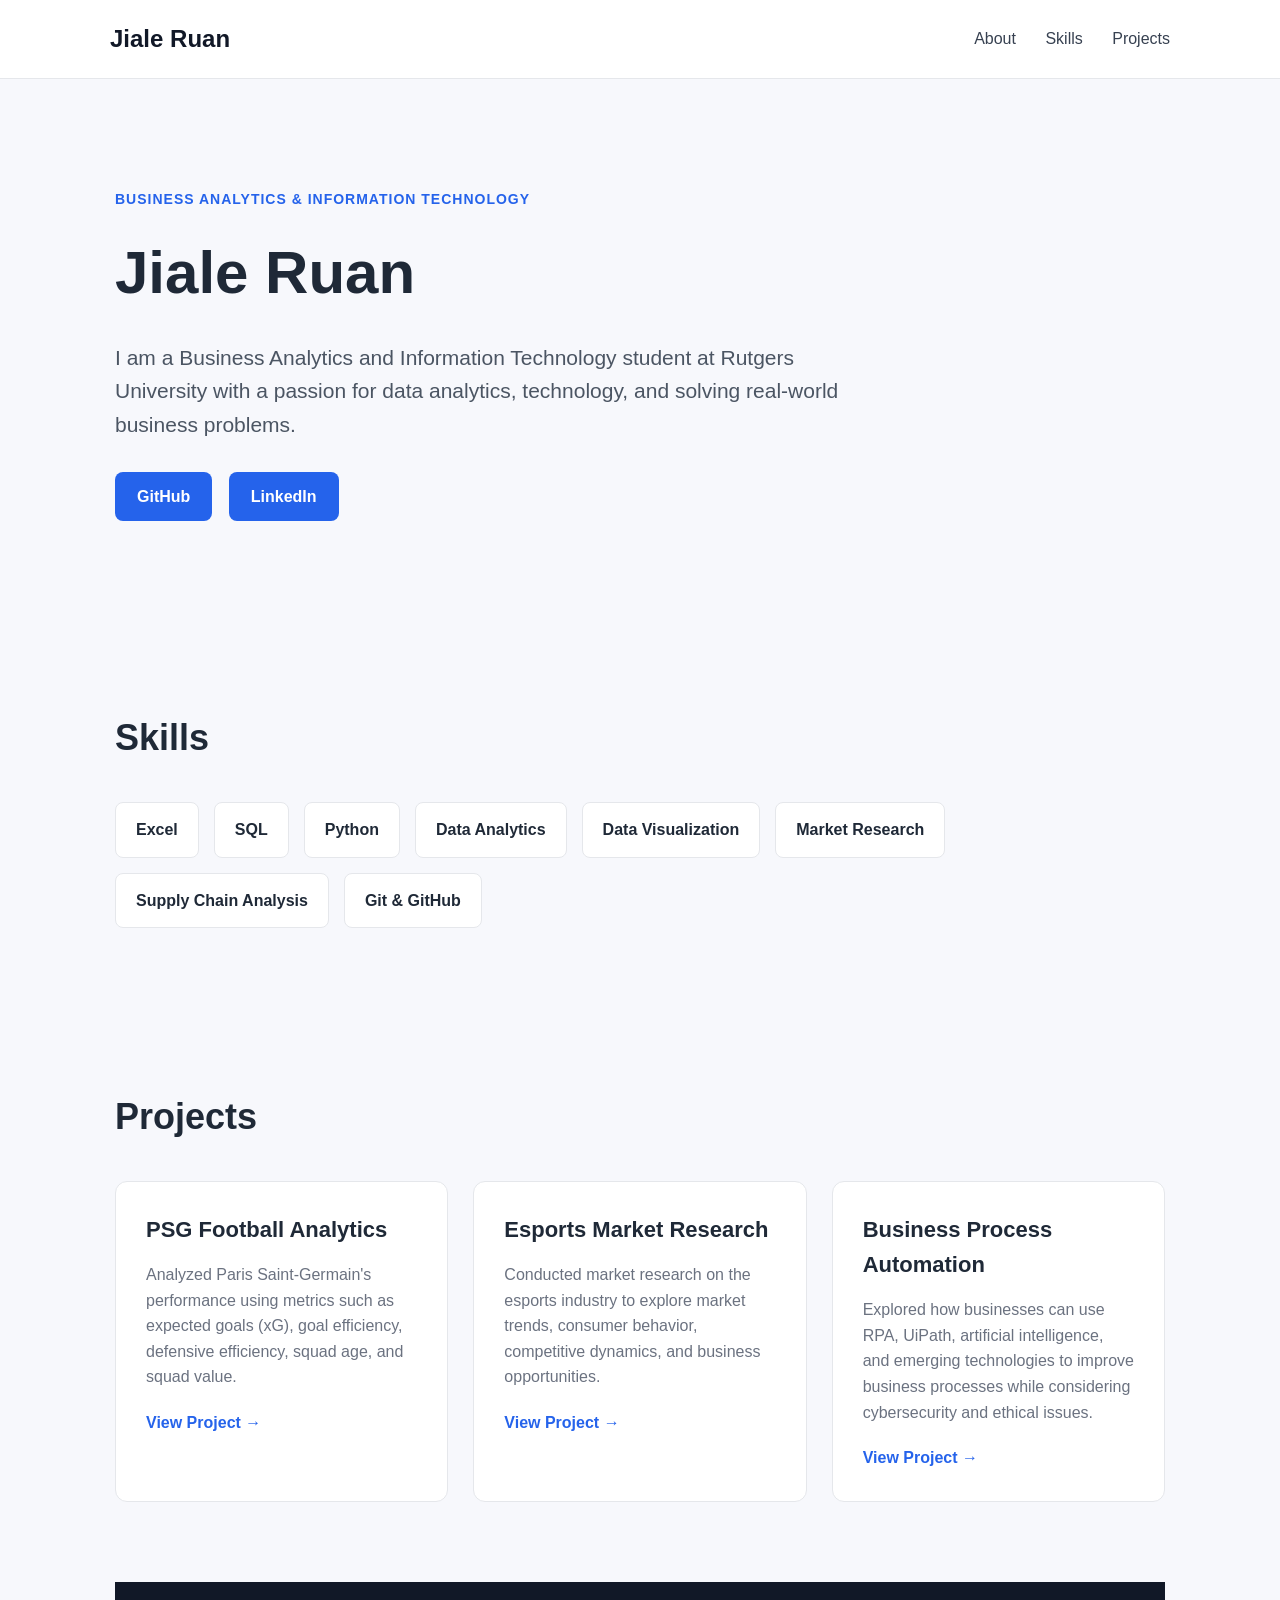
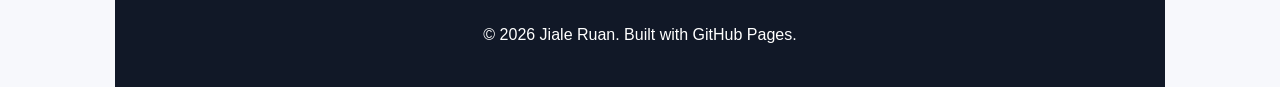
<file: index.html>
<!DOCTYPE html>
<html lang="en">

<head>
    <meta charset="UTF-8">
    <meta name="viewport" content="width=device-width, initial-scale=1.0">

    <title>Jiale Ruan | Portfolio</title>

    <link rel="stylesheet" href="style.css">
</head>

<body>

    <!-- Navigation -->
    <header>

        <nav>

            <h2>Jiale Ruan</h2>

            <div class="nav-links">
                <a href="#about">About</a>
                <a href="#skills">Skills</a>
                <a href="#projects">Projects</a>
            </div>

        </nav>

    </header>


    <!-- Main Content -->
    <main>

        <!-- Personal Statement -->
        <section id="about" class="hero">

            <p class="subtitle">
                BUSINESS ANALYTICS & INFORMATION TECHNOLOGY
            </p>

            <h1>
                Jiale Ruan
            </h1>

            <p class="statement">
                I am a Business Analytics and Information Technology student at Rutgers University with a passion for data analytics, technology, and solving real-world business problems.
            </p>

            <div class="buttons">

                <a href="https://github.com/jr2136"
                   target="_blank">
                    GitHub
                </a>

                <a href="https://www.linkedin.com/"
                   target="_blank">
                    LinkedIn
                </a>

            </div>

        </section>


        <!-- Skills -->
        <section id="skills">

            <h2>Skills</h2>

            <div class="skills-container">

                <div class="skill">
                    Excel
                </div>

                <div class="skill">
                    SQL
                </div>

                <div class="skill">
                    Python
                </div>

                <div class="skill">
                    Data Analytics
                </div>

                <div class="skill">
                    Data Visualization
                </div>

                <div class="skill">
                    Market Research
                </div>

                <div class="skill">
                    Supply Chain Analysis
                </div>

                <div class="skill">
                    Git & GitHub
                </div>

            </div>

        </section>


       <!-- Projects -->
<section id="projects">

    <h2>Projects</h2>

    <div class="projects-container">

        <!-- Project 1 -->
        <div class="project-card">

            <h3>PSG Football Analytics</h3>

            <p>
                Analyzed Paris Saint-Germain's performance using
                metrics such as expected goals (xG), goal efficiency,
                defensive efficiency, squad age, and squad value.
            </p>

            <a href="Is%20New%20PSG%20More%20Sustainable.pdf"
               class="project-link"
               target="_blank">
                View Project →
            </a>

        </div>


        <!-- Project 2 -->
        <div class="project-card">

            <h3>Esports Market Research</h3>

            <p>
                Conducted market research on the esports industry
                to explore market trends, consumer behavior,
                competitive dynamics, and business opportunities.
            </p>

            <a href="esports.html"
               class="project-link">
                View Project →
            </a>

        </div>


        <!-- Project 3 -->
        <div class="project-card">

            <h3>Business Process Automation</h3>

            <p>
                Explored how businesses can use RPA, UiPath,
                artificial intelligence, and emerging technologies
                to improve business processes while considering
                cybersecurity and ethical issues.
            </p>

            <a href="automation.html"
               class="project-link">
                View Project →
            </a>

        </div>

    </div>

</section>

    <!-- Footer -->
    <footer>

        <p>
            © 2026 Jiale Ruan. Built with GitHub Pages.
        </p>

    </footer>

</body>

</html>
</file>
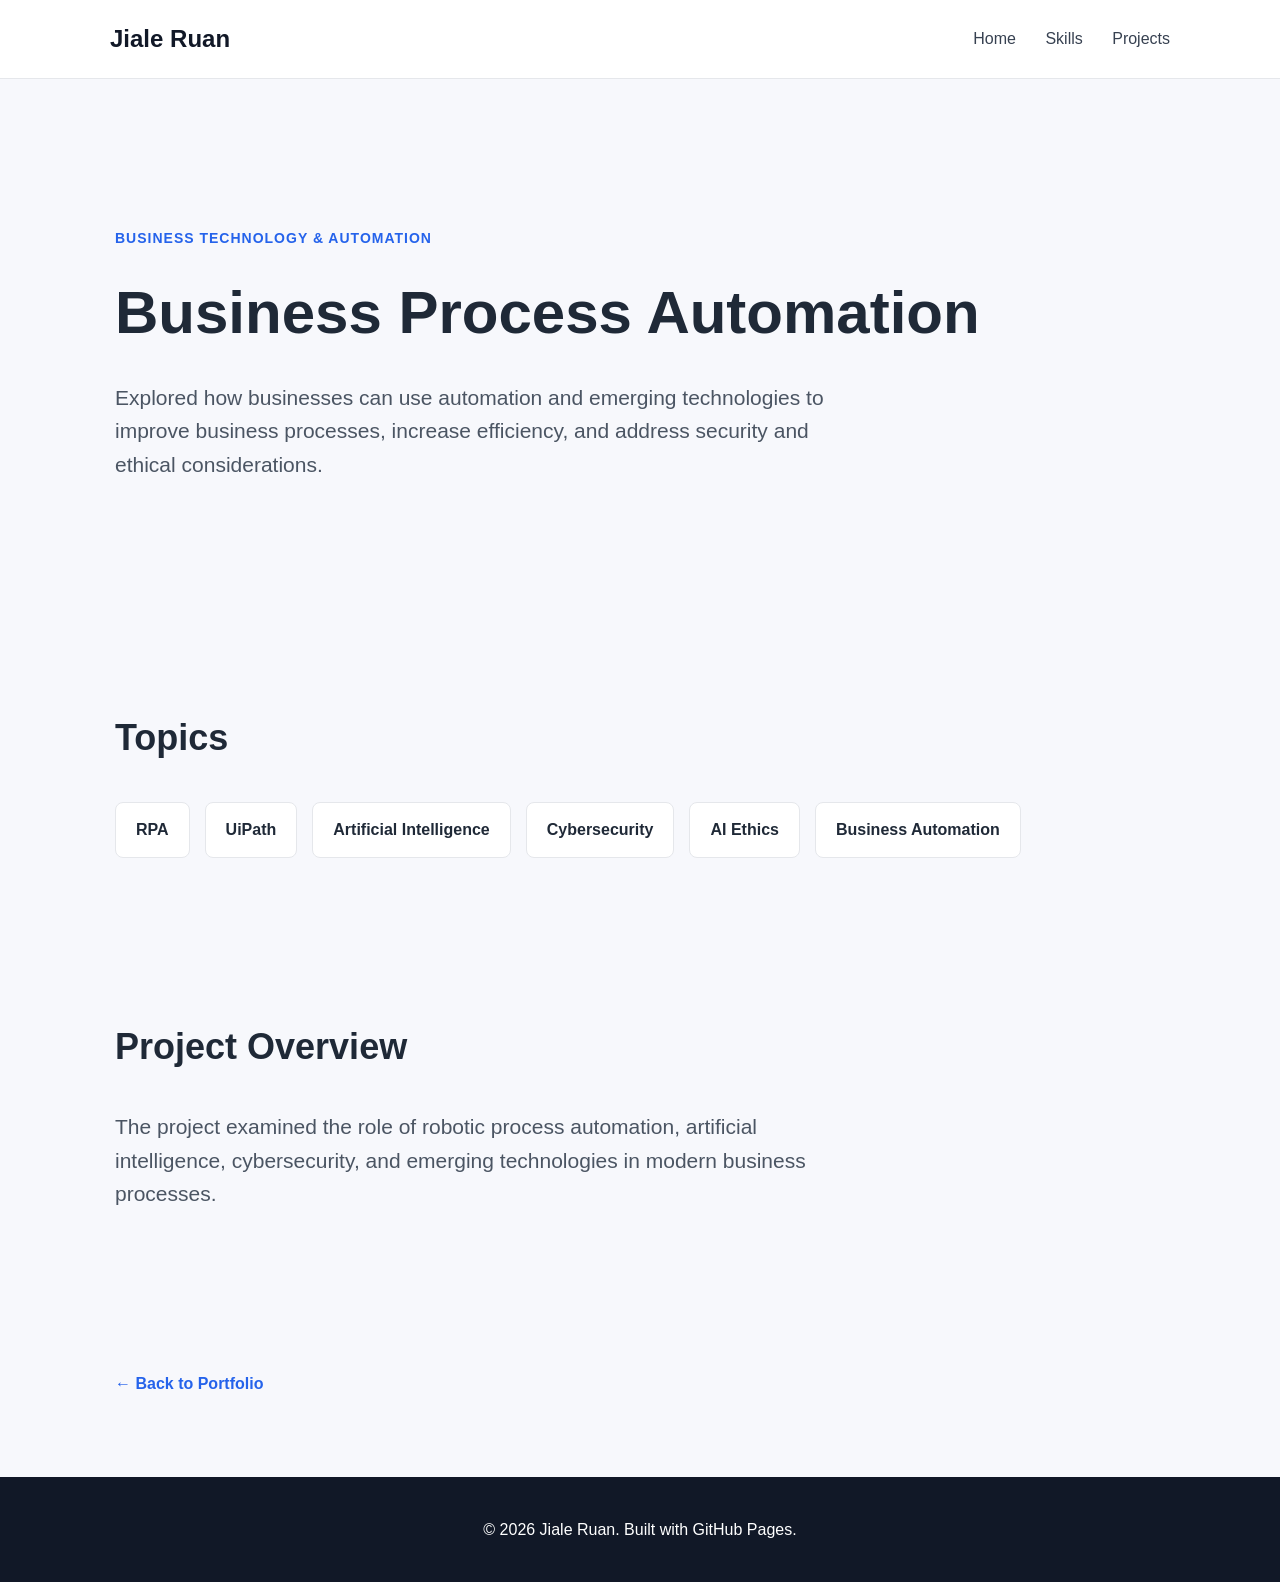
<file: automation.html>
<!DOCTYPE html>
<html lang="en">

<head>

    <meta charset="UTF-8">

    <meta name="viewport"
          content="width=device-width, initial-scale=1.0">

    <title>Business Process Automation | Jiale Ruan</title>

    <link rel="stylesheet" href="style.css">

</head>

<body>

    <header>

        <nav>

            <h2>Jiale Ruan</h2>

            <div class="nav-links">

                <a href="index.html">
                    Home
                </a>

                <a href="index.html#skills">
                    Skills
                </a>

                <a href="index.html#projects">
                    Projects
                </a>

            </div>

        </nav>

    </header>


    <main>

        <section class="hero">

            <p class="subtitle">
                BUSINESS TECHNOLOGY & AUTOMATION
            </p>

            <h1>
                Business Process Automation
            </h1>

            <p class="statement">

                Explored how businesses can use automation
                and emerging technologies to improve business
                processes, increase efficiency, and address
                security and ethical considerations.

            </p>

        </section>


        <section>

            <h2>
                Topics
            </h2>

            <div class="skills-container">

                <div class="skill">
                    RPA
                </div>

                <div class="skill">
                    UiPath
                </div>

                <div class="skill">
                    Artificial Intelligence
                </div>

                <div class="skill">
                    Cybersecurity
                </div>

                <div class="skill">
                    AI Ethics
                </div>

                <div class="skill">
                    Business Automation
                </div>

            </div>

        </section>


        <section>

            <h2>
                Project Overview
            </h2>

            <p class="statement">

                The project examined the role of robotic
                process automation, artificial intelligence,
                cybersecurity, and emerging technologies
                in modern business processes.

            </p>

        </section>


        <section>

            <a href="index.html"
               class="project-link">

                ← Back to Portfolio

            </a>

        </section>

    </main>


    <footer>

        <p>
            © 2026 Jiale Ruan. Built with GitHub Pages.
        </p>

    </footer>

</body>

</html>
</file>
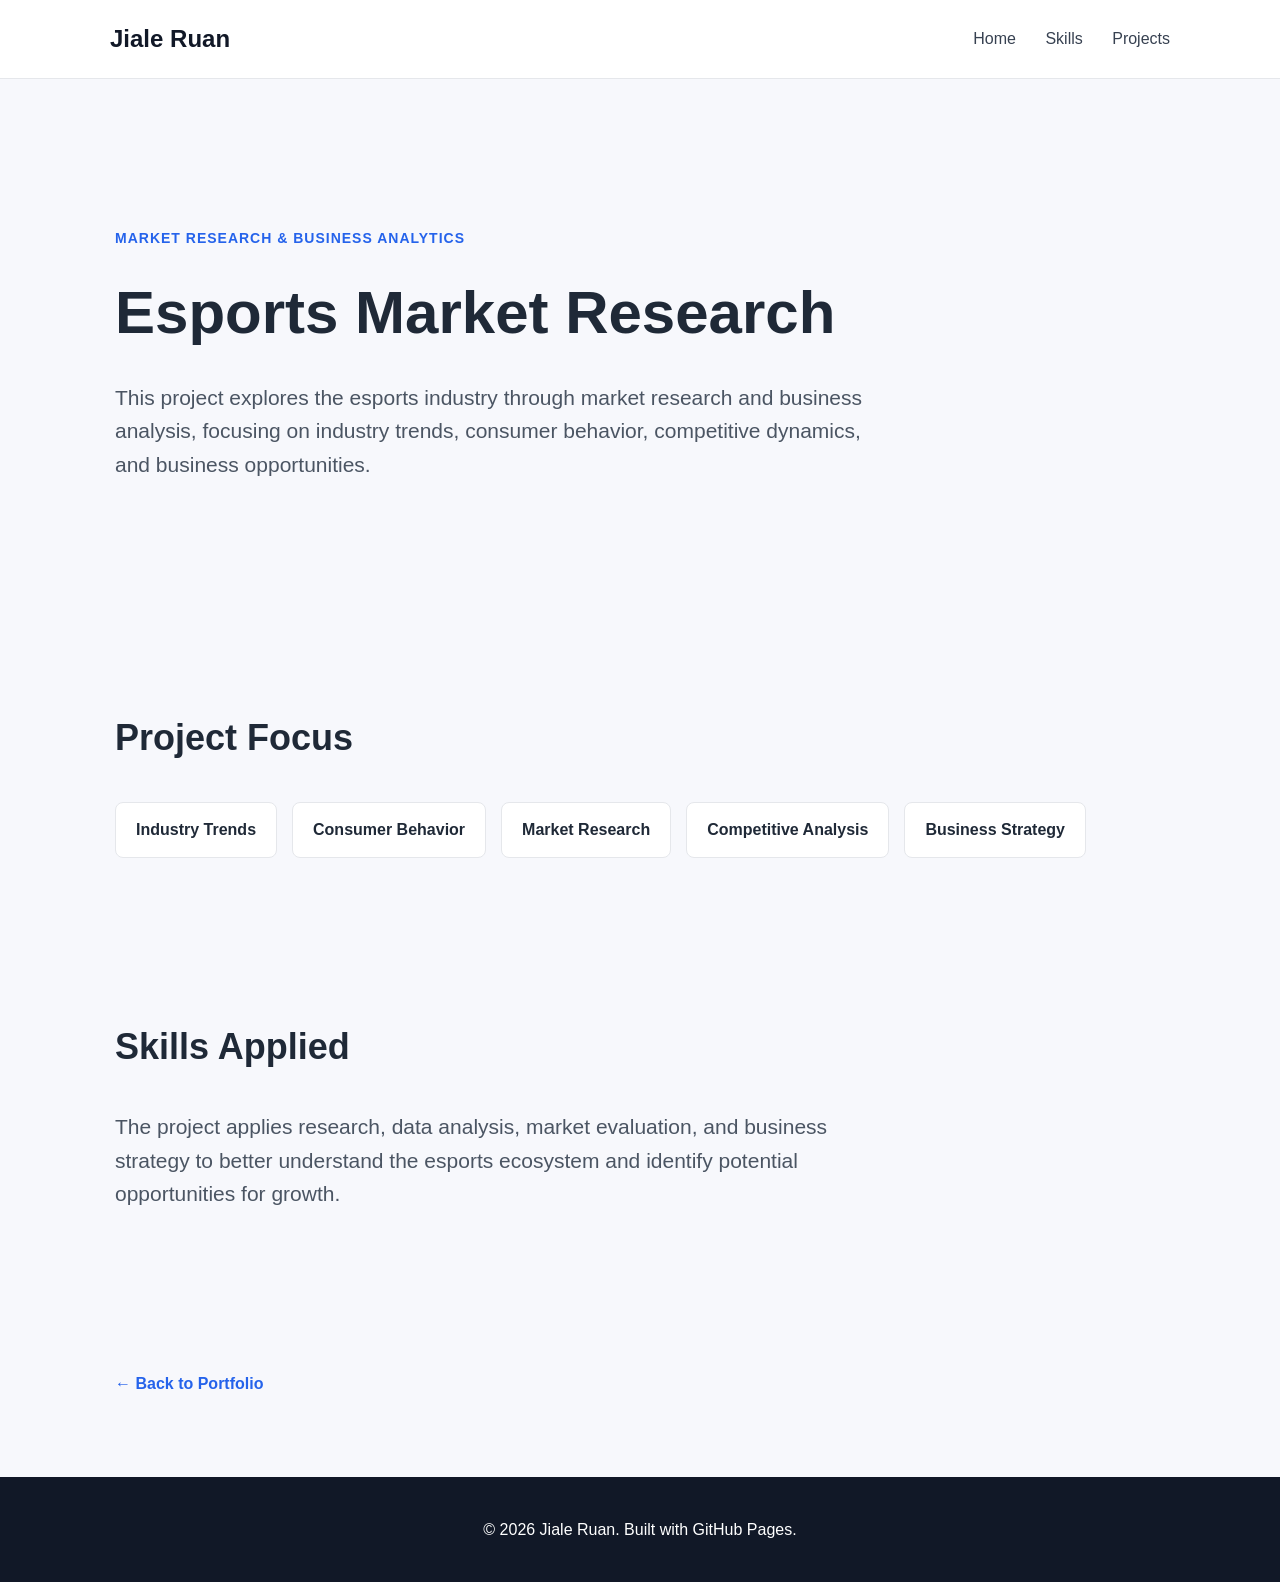
<file: esports.html>
<!DOCTYPE html>
<html lang="en">

<head>

    <meta charset="UTF-8">

    <meta name="viewport"
          content="width=device-width, initial-scale=1.0">

    <title>Esports Market Research | Jiale Ruan</title>

    <link rel="stylesheet" href="style.css">

</head>

<body>

    <header>

        <nav>

            <h2>Jiale Ruan</h2>

            <div class="nav-links">

                <a href="index.html">
                    Home
                </a>

                <a href="index.html#skills">
                    Skills
                </a>

                <a href="index.html#projects">
                    Projects
                </a>

            </div>

        </nav>

    </header>


    <main>

        <section class="hero">

            <p class="subtitle">
                MARKET RESEARCH & BUSINESS ANALYTICS
            </p>

            <h1>
                Esports Market Research
            </h1>

            <p class="statement">

                This project explores the esports industry
                through market research and business analysis,
                focusing on industry trends, consumer behavior,
                competitive dynamics, and business opportunities.

            </p>

        </section>


        <section>

            <h2>
                Project Focus
            </h2>

            <div class="skills-container">

                <div class="skill">
                    Industry Trends
                </div>

                <div class="skill">
                    Consumer Behavior
                </div>

                <div class="skill">
                    Market Research
                </div>

                <div class="skill">
                    Competitive Analysis
                </div>

                <div class="skill">
                    Business Strategy
                </div>

            </div>

        </section>


        <section>

            <h2>
                Skills Applied
            </h2>

            <p class="statement">

                The project applies research, data analysis,
                market evaluation, and business strategy to
                better understand the esports ecosystem and
                identify potential opportunities for growth.

            </p>

        </section>


        <section>

            <a href="index.html"
               class="project-link">

                ← Back to Portfolio

            </a>

        </section>

    </main>


    <footer>

        <p>
            © 2026 Jiale Ruan. Built with GitHub Pages.
        </p>

    </footer>

</body>

</html>
</file>
<file: style.css>
* {
    margin: 0;
    padding: 0;
    box-sizing: border-box;
}

html {
    scroll-behavior: smooth;
}

body {
    font-family: Arial, Helvetica, sans-serif;
    background: #f7f8fc;
    color: #1f2937;
    line-height: 1.6;
}


/* Navigation */

header {
    background: white;
    border-bottom: 1px solid #e5e7eb;
    position: sticky;
    top: 0;
    z-index: 100;
}

nav {
    max-width: 1100px;
    margin: auto;
    padding: 20px;
    display: flex;
    justify-content: space-between;
    align-items: center;
}

nav h2 {
    color: #111827;
}

.nav-links a {
    color: #374151;
    text-decoration: none;
    margin-left: 25px;
}

.nav-links a:hover {
    color: #2563eb;
}


/* Main */

main {
    max-width: 1100px;
    margin: auto;
    padding: 0 25px;
}


/* Hero */

.hero {
    min-height: 550px;

    display: flex;
    flex-direction: column;
    justify-content: center;
    align-items: flex-start;
}

.subtitle {
    color: #2563eb;
    font-size: 14px;
    font-weight: bold;
    letter-spacing: 1px;
    margin-bottom: 15px;
}

.hero h1 {
    font-size: 60px;
    margin-bottom: 20px;
}

.statement {
    max-width: 750px;
    font-size: 21px;
    color: #4b5563;
}


/* Buttons */

.buttons {
    margin-top: 30px;
}

.buttons a {
    display: inline-block;

    padding: 12px 22px;

    margin-right: 12px;

    background: #2563eb;

    color: white;

    text-decoration: none;

    border-radius: 8px;

    font-weight: bold;
}

.buttons a:hover {
    background: #1d4ed8;
}


/* Sections */

section {
    padding: 80px 0;
}

section h2 {
    font-size: 36px;
    margin-bottom: 35px;
}


/* Skills */

.skills-container {
    display: flex;
    flex-wrap: wrap;
    gap: 15px;
}

.skill {
    background: white;

    border: 1px solid #e5e7eb;

    padding: 14px 20px;

    border-radius: 8px;

    font-weight: 600;
}


/* Projects */

.projects-container {
    display: grid;

    grid-template-columns:
        repeat(3, 1fr);

    gap: 25px;
}

.project-card {
    background: white;

    padding: 30px;

    border-radius: 12px;

    border: 1px solid #e5e7eb;
}

.project-card h3 {
    font-size: 22px;

    margin-bottom: 15px;
}

.project-card p {
    color: #6b7280;

    margin-bottom: 20px;
}

.project-link {
    color: #2563eb;

    text-decoration: none;

    font-weight: bold;
}


/* Footer */

footer {
    text-align: center;

    padding: 40px;

    background: #111827;

    color: white;
}


/* Mobile */

@media (max-width: 800px) {

    nav {
        flex-direction: column;

        gap: 15px;
    }

    .nav-links a {
        margin: 0 8px;
    }

    .hero h1 {
        font-size: 45px;
    }

    .statement {
        font-size: 18px;
    }

    .projects-container {
        grid-template-columns: 1fr;
    }

}
</file>
